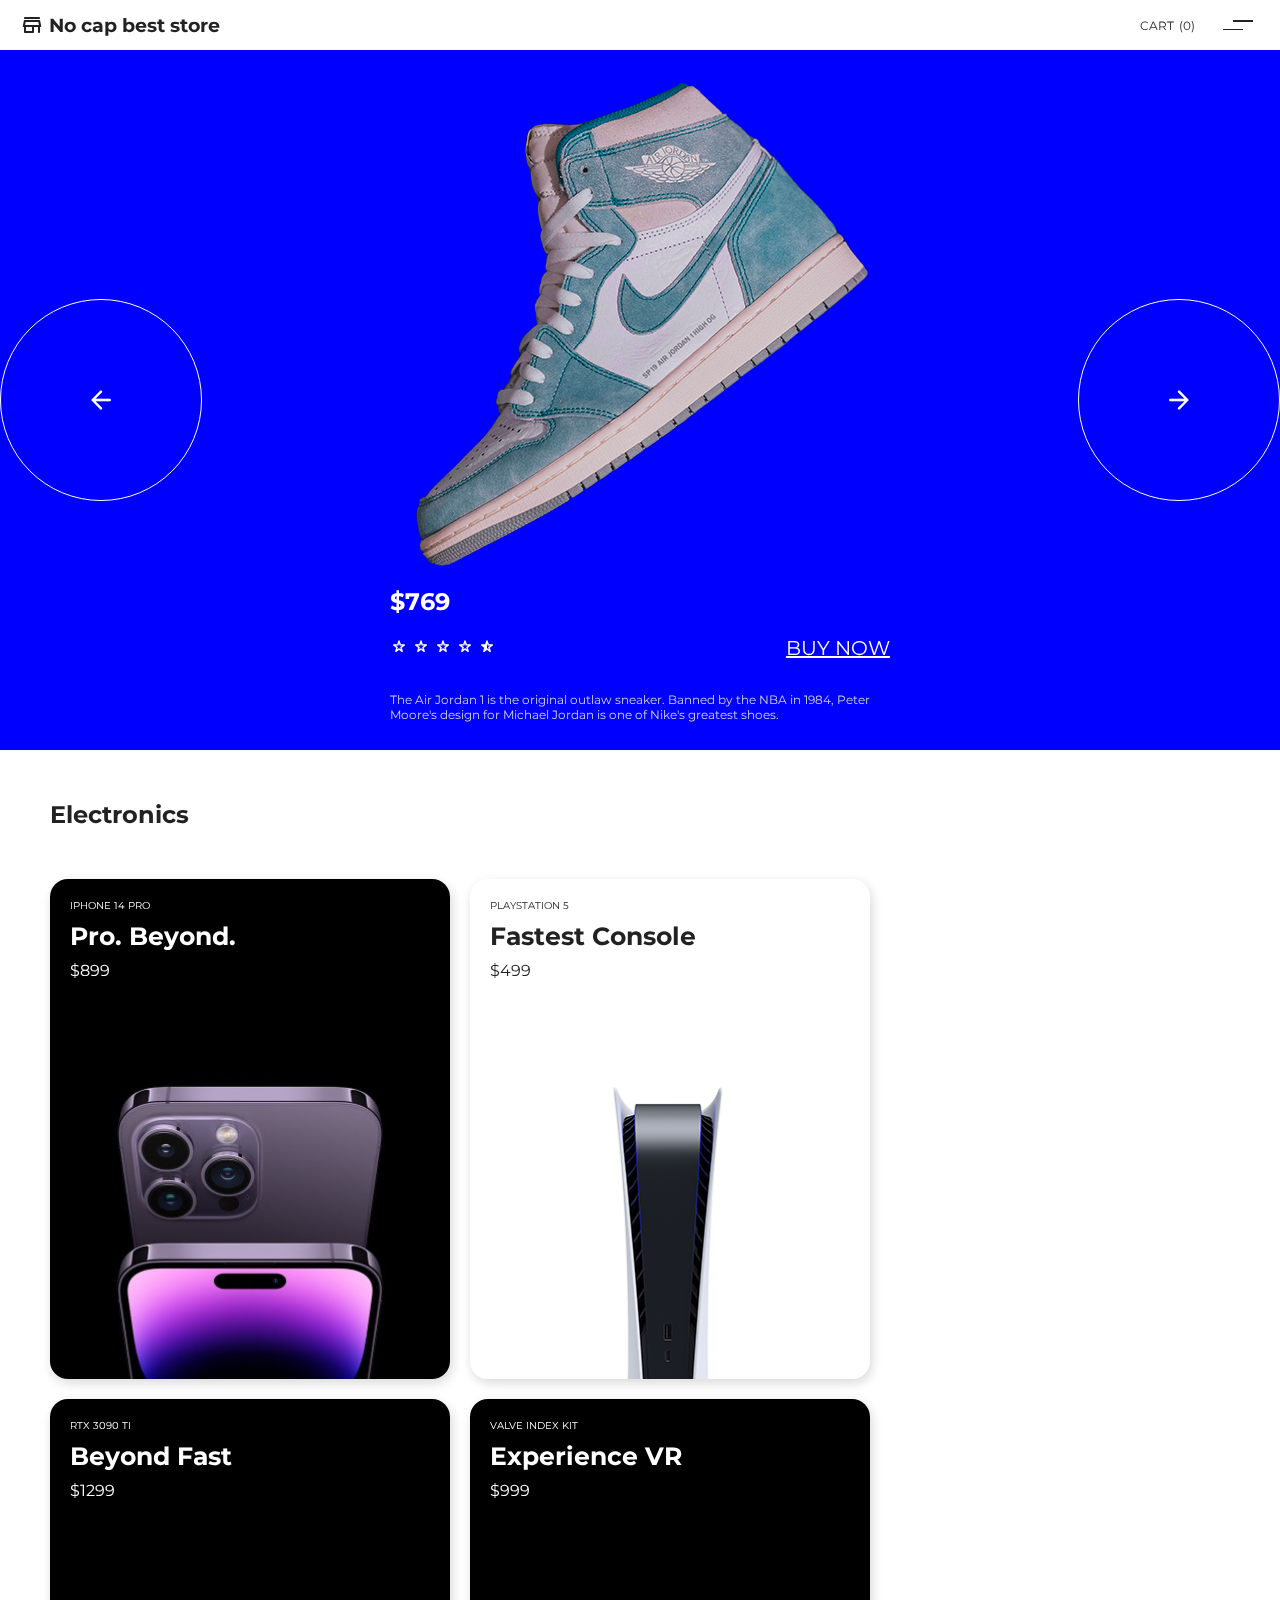
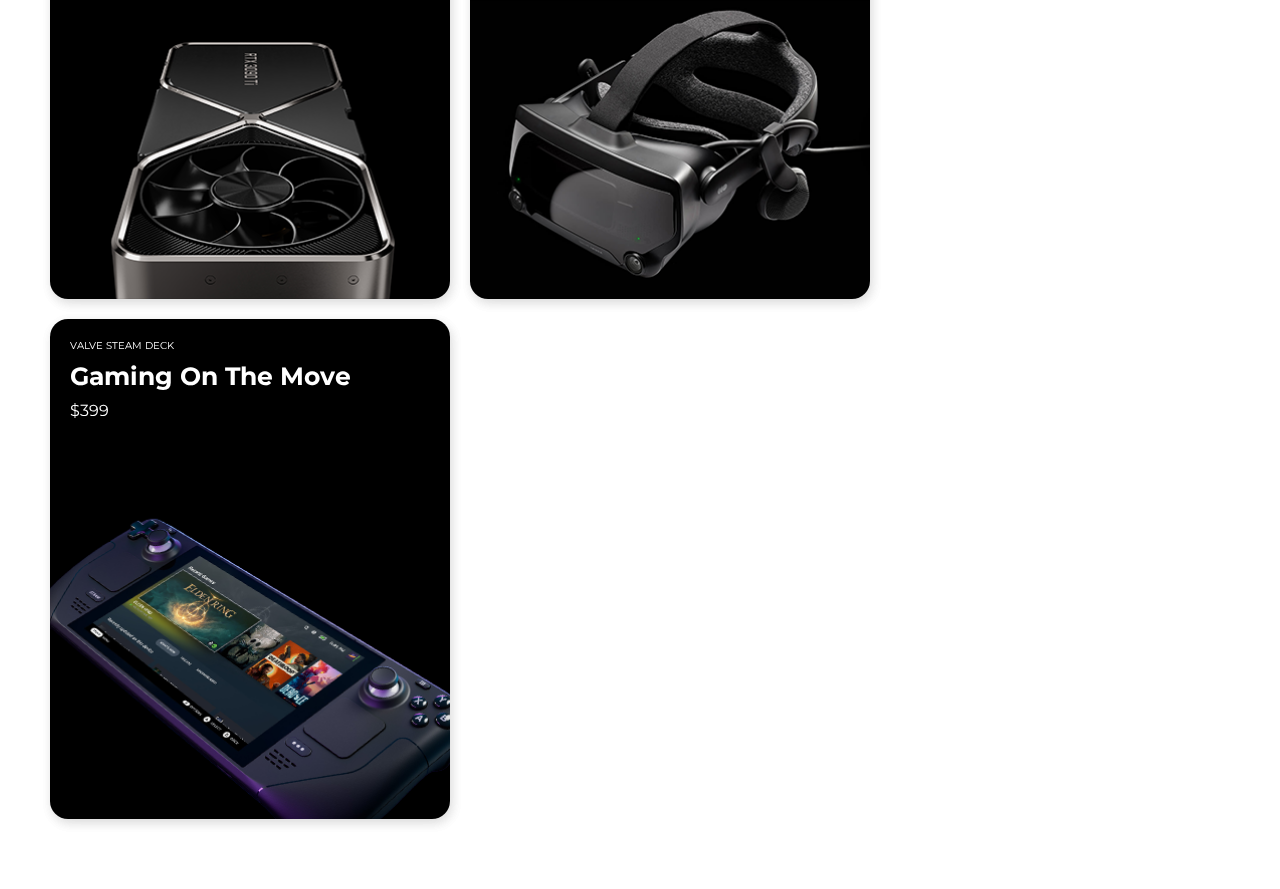
<file: index.html>
<!DOCTYPE html>
<html lang="en">
<head>
    <meta charset="UTF-8">
    <meta http-equiv="X-UA-Compatible" content="IE=edge">
    <meta name="viewport" content="width=device-width, initial-scale=1.0">
    <link rel="stylesheet" href="https://fonts.googleapis.com/css2?family=Material+Symbols+Rounded:opsz,wght,FILL,GRAD@48,400,0,0" />
    <link rel="stylesheet" href="https://fonts.googleapis.com/css?family=Montserrat">
    <link rel="stylesheet" href="css/store.css">
    <link rel="shortcut icon" href="pics/storeicon.png" type="image/x-icon">
    <script src="js/store.js"></script>
    <title>Store</title>
</head>
<body onload="checkCookie()">
<div class="navbar">
    <a href="#" class="link">
        <div class="title">
            <span class="material-symbols-rounded titleicon">store</span>
            <h3 class="titletext text">No cap best store</h3>
        </div>
    </a>
    <div class="catchline">
        <pre class="chatchlinetext text " id="scroll-text1">Best products for the best prices // Jordan 1 back in stock // 20% off on electronics // use cupon code #uwu to get 10% off your purchase*</pre>
    </div>
    <div class="buttons">
        <div class="cart" id="cart" onclick="openbuysite(this)">
            <p class="carttext text">CART</p>
            <p class="cartnum text">(0)</p>
        </div>
        <div class="menubtn" onclick="menu(this), openNav()">
            <div class="bar1"></div>
            <div class="bar2"></div>
        </div>
    </div>
</div>
<div class="sidenav">
    <pre class="text link">All products</pre>
    <p class="text link">Support</p>
    <p class="text link">Blog</p>
    <p class="text link">Socials</p>
    <div class="modeswitch">
        <span class="material-symbols-rounded modeswitchicon" onclick="dark()">light_mode</span>
    </div>
</div>
<div class="content" onclick="closeNav()">
    <div class="showcase" id="showcase">
        <div class="arrow-back" onmouseover="hidearrow(0)" onmouseleave="showarrow(0)">
            <span class="material-symbols-rounded arrowicon">arrow_back</span>
        </div>
        <div class="product">
            <img class="productimg" id="jordan1" src="pics/dzsurdan_small.png" alt="Jordan 1" onclick="openbuysite(this)">
            <div class="line1">
                <h2 class="price text">$769</h2>
            </div>
            <div class="line2">
                <div class="rating">
                    <span class="material-symbols-rounded filled ratingico">star_rate</span>
                    <span class="material-symbols-rounded filled ratingico">star_rate</span>
                    <span class="material-symbols-rounded filled ratingico">star_rate</span>
                    <span class="material-symbols-rounded filled ratingico">star_rate</span>
                    <span class="material-symbols-rounded ratingico">star_rate_half</span>
                </div>
                <p class="buybtn text" onclick="buynow()">BUY NOW</p>
            </div>
            <div class="line3">
                <p class="desciption text">The Air Jordan 1 is the original outlaw sneaker. Banned by the NBA in 1984, Peter Moore's design for Michael Jordan is one of Nike's greatest shoes.</p>
            </div>
        </div>
        <div class="arrow-forward" onmouseover="hidearrow(1)" onmouseleave="showarrow(1)">
            <span class="material-symbols-rounded arrowicon">arrow_forward</span>
        </div>
    </div>
    <div class="categories">
        <h2 class="categorietitle text">Electronics</h2>
        <div class="cards">
            <div class="card" id="iphone14" onclick="openbuysite(this)">
                <div class="productdetails">
                    <p class="productname text blk">IPHONE 14 PRO</p>
                    <p class="productdesc text blk">Pro. Beyond.</p>
                    <p class="productprice text blk">$899</p>
                </div>
                <img class="cardimg" src="pics/iphone_card.jpg" alt="">
            </div>
            <div class="card" id="ps5" onclick="openbuysite(this)">
                <div class="productdetails">
                    <p class="productname text whi">PLAYSTATION 5</p>
                    <p class="productdesc text whi">Fastest Console</p>
                    <p class="productprice text whi">$499</p>
                </div>
                <img class="cardimg" src="pics/ps5_card.png" alt="">
            </div>
            <div class="card" id="rtx3090" onclick="openbuysite(this)">
                <div class="productdetails">
                    <p class="productname text blk">RTX 3090 TI</p>
                    <p class="productdesc text blk">Beyond Fast</p>
                    <p class="productprice text blk">$1299</p>
                </div>
                <img class="cardimg" src="pics/rtx3090ti_card.png" alt="">
            </div>
            <div class="card" id="index" onclick="openbuysite(this)">
                <div class="productdetails">
                    <p class="productname text blk">VALVE INDEX KIT</p>
                    <p class="productdesc text blk">Experience VR</p>
                    <p class="productprice text blk">$999</p>
                </div>
                <img class="cardimg" src="pics/index_card.png" alt="">
            </div>
            <div class="card" id="deck" onclick="openbuysite(this)">
                <div class="productdetails">
                    <p class="productname text blk">VALVE STEAM DECK</p>
                    <p class="productdesc text blk">Gaming On The Move</p>
                    <p class="productprice text blk">$399</p>
                </div>
                <img class="cardimg" src="pics/steam_deck_card.png" alt="">
            </div>
        </div>
    </div>
</div>
</body>
</html>
</file>
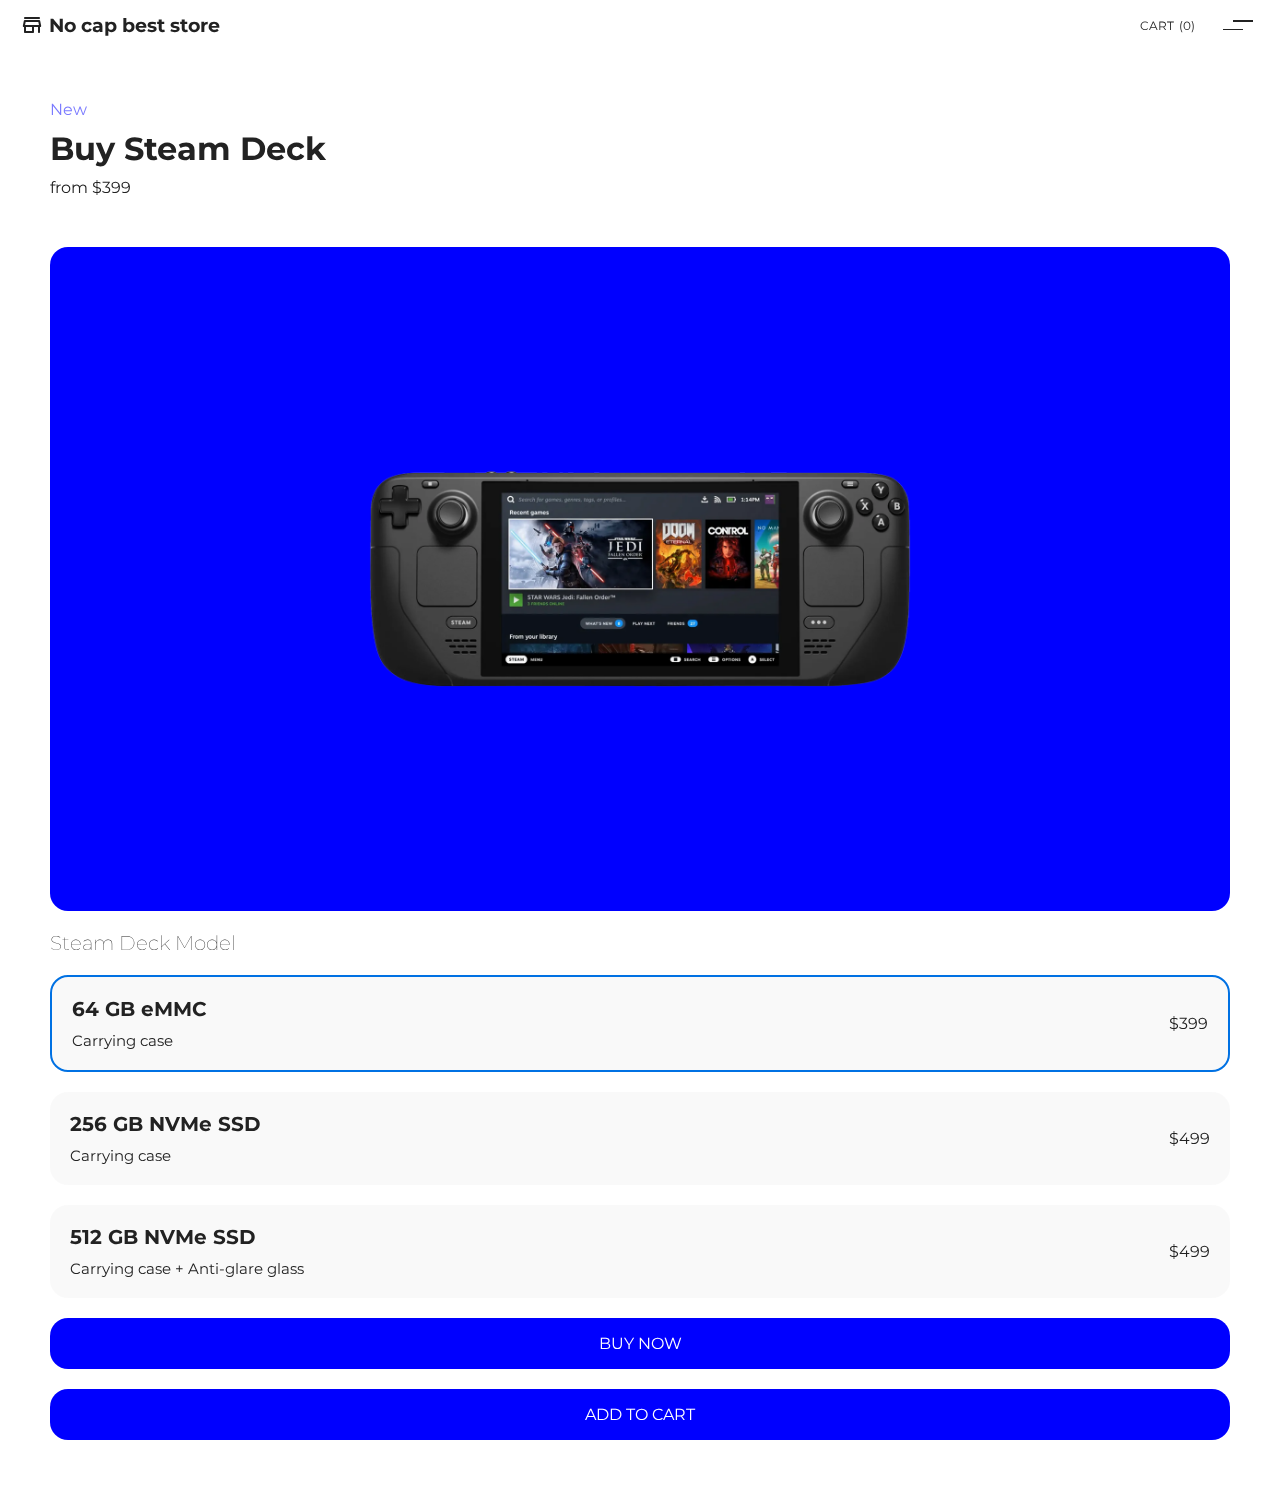
<file: html/buy-deck.html>
<!DOCTYPE html>
<html lang="en">
<head>
    <meta charset="UTF-8">
    <meta http-equiv="X-UA-Compatible" content="IE=edge">
    <meta name="viewport" content="width=device-width, initial-scale=1.0">
    <link rel="stylesheet" href="https://fonts.googleapis.com/css2?family=Material+Symbols+Rounded:opsz,wght,FILL,GRAD@48,400,0,0" />
    <link rel="stylesheet" href="https://fonts.googleapis.com/css?family=Montserrat">
    <link rel="stylesheet" href="../css/store.css">
    <link rel="shortcut icon" href="../pics/storeicon.png" type="image/x-icon">
    <title>Buy Steam Deck</title>
</head>
<body>
    <div class="navbar">
        <a href="../index.html" class="link">
            <div class="title">
                <span class="material-symbols-rounded titleicon">store</span>
                <h3 class="titletext text">No cap best store</h3>
            </div>
        </a>
        <div class="catchline">
            <pre class="chatchlinetext text " id="scroll-text1">Best products for the best prices // Jordan 1 back in stock // 20% off on electronics // use cupon code #uwu to get 10% off your purchase*</pre>
        </div>
        <div class="buttons">
            <div class="cart" id="cart" onclick="opencartsite(this)">
                <p class="carttext text">CART</p>
                <p class="cartnum text">(0)</p>
            </div>
            <div class="menubtn" onclick="menu(this), openNav()">
                <div class="bar1"></div>
                <div class="bar2"></div>
            </div>
        </div>
    </div>
    <div class="sidenav">
        <pre class="text link">All products</pre>
        <p class="text link">Support</p>
        <p class="text link">Blog</p>
        <p class="text link">Socials</p>
        <div class="modeswitch">
            <span class="material-symbols-rounded modeswitchicon" onclick="dark()">light_mode</span>
        </div>
    </div>
    <div class="buycontent">
        <div class="buytitle">
            <p class="newalert text">New</p>
            <h1 class="buytitletext text">Buy Steam Deck</h1>
            <p class="buyprice text">from $399</p>
        </div>
        <div class="buymain">
            <img class="buyimgmain" id="buyimgmain" src="../pics/deck_buy.png" alt="">
            <div class="buyselctioncontainer">
                <div class="buysizesection">
                    <p class="selecttitle text">Steam Deck Model</p>
                    <div class="select selected" id="gb64" onclick="deckselect(this)">
                        <div>
                            <p class="selectname text">64 GB eMMC</p>
                            <p class="selectsize text">Carrying case</p>
                        </div>
                        <div>
                            <p class="selectprice text">$399</p>
                        </div>
                    </div>
                    <div class="select" id="gb256" onclick="deckselect(this)">
                        <div>
                            <p class="selectname text">256 GB NVMe SSD</p>
                            <p class="selectsize text">Carrying case</p>
                        </div>
                        <div>
                            <p class="selectprice text">$499</p>
                        </div>
                    </div>
                    <div class="select" id="gb512" onclick="deckselect(this)">
                        <div>
                            <p class="selectname text">512 GB NVMe SSD</p>
                            <p class="selectsize text">Carrying case + Anti-glare glass</p>
                        </div>
                        <div>
                            <p class="selectprice text">$499</p>
                        </div>
                    </div>
                </div>
                <div class="buyoptions">
                    <div class="buybtn2">
                        <p class="buybtntext text">BUY NOW</p>
                    </div>
                    <div class="buybtn2">
                        <p class="buybtntext text">ADD TO CART</p>
                    </div>
                </div>
            </div>
        </div>
    </div>
    <script src="../js/store.js"></script>
</body>
</file>
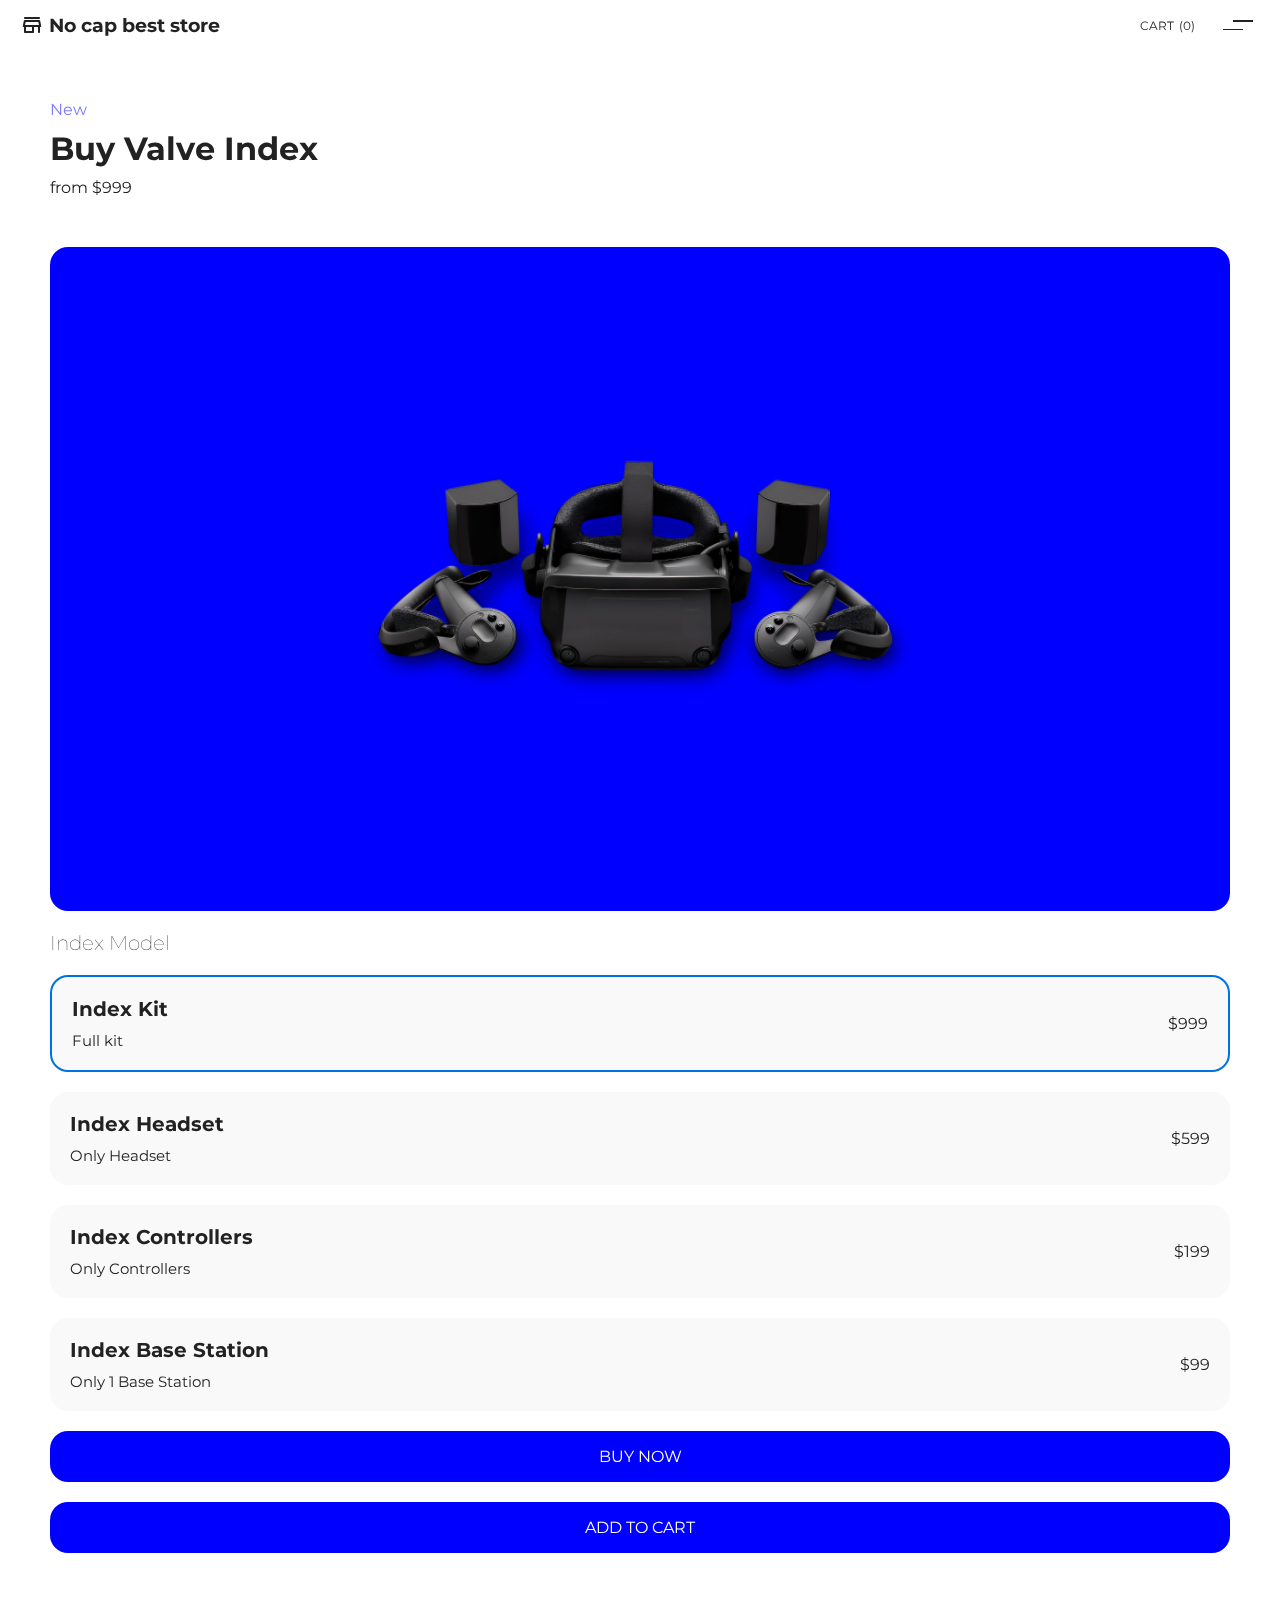
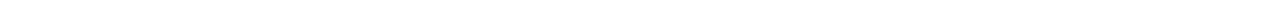
<file: html/buy-index.html>
<!DOCTYPE html>
<html lang="en">
<head>
    <meta charset="UTF-8">
    <meta http-equiv="X-UA-Compatible" content="IE=edge">
    <meta name="viewport" content="width=device-width, initial-scale=1.0">
    <link rel="stylesheet" href="https://fonts.googleapis.com/css2?family=Material+Symbols+Rounded:opsz,wght,FILL,GRAD@48,400,0,0" />
    <link rel="stylesheet" href="https://fonts.googleapis.com/css?family=Montserrat">
    <link rel="stylesheet" href="../css/store.css">
    <link rel="shortcut icon" href="../pics/storeicon.png" type="image/x-icon">
    <title>Buy Valve Index</title>
</head>
<body>
    <div class="navbar">
        <a href="../index.html" class="link">
            <div class="title">
                <span class="material-symbols-rounded titleicon">store</span>
                <h3 class="titletext text">No cap best store</h3>
            </div>
        </a>
        <div class="catchline">
            <pre class="chatchlinetext text " id="scroll-text1">Best products for the best prices // Jordan 1 back in stock // 20% off on electronics // use cupon code #uwu to get 10% off your purchase*</pre>
        </div>
        <div class="buttons">
            <div class="cart" id="cart" onclick="opencartsite(this)">
                <p class="carttext text">CART</p>
                <p class="cartnum text">(0)</p>
            </div>
            <div class="menubtn" onclick="menu(this), openNav()">
                <div class="bar1"></div>
                <div class="bar2"></div>
            </div>
        </div>
    </div>
    <div class="sidenav">
        <pre class="text link">All products</pre>
        <p class="text link">Support</p>
        <p class="text link">Blog</p>
        <p class="text link">Socials</p>
        <div class="modeswitch">
            <span class="material-symbols-rounded modeswitchicon" onclick="dark()">light_mode</span>
        </div>
    </div>
    <div class="buycontent">
        <div class="buytitle">
            <p class="newalert text">New</p>
            <h1 class="buytitletext text">Buy Valve Index</h1>
            <p class="buyprice text">from $999</p>
        </div>
        <div class="buymain">
            <img class="buyimgmain" id="buyimgmain" src="../pics/index_kit_buy.png" alt="">
            <div class="buyselctioncontainer">
                <div class="buysizesection">
                    <p class="selecttitle text">Index Model</p>
                    <div class="select selected" id="kit" onclick="indexselect(this)">
                        <div>
                            <p class="selectname text">Index Kit</p>
                            <p class="selectsize text">Full kit</p>
                        </div>
                        <div>
                            <p class="selectprice text">$999</p>
                        </div>
                    </div>
                    <div class="select" id="headset" onclick="indexselect(this)">
                        <div>
                            <p class="selectname text">Index Headset</p>
                            <p class="selectsize text">Only Headset</p>
                        </div>
                        <div>
                            <p class="selectprice text">$599</p>
                        </div>
                    </div>
                    <div class="select" id="controller" onclick="indexselect(this)">
                        <div>
                            <p class="selectname text">Index Controllers</p>
                            <p class="selectsize text">Only Controllers</p>
                        </div>
                        <div>
                            <p class="selectprice text">$199</p>
                        </div>
                    </div>
                    <div class="select" id="base" onclick="indexselect(this)">
                        <div>
                            <p class="selectname text">Index Base Station</p>
                            <p class="selectsize text">Only 1 Base Station</p>
                        </div>
                        <div>
                            <p class="selectprice text">$99</p>
                        </div>
                    </div>
                </div>
                <div class="buyoptions">
                    <div class="buybtn2">
                        <p class="buybtntext text">BUY NOW</p>
                    </div>
                    <div class="buybtn2">
                        <p class="buybtntext text">ADD TO CART</p>
                    </div>
                </div>
            </div>
        </div>
    </div>
    <script src="../js/store.js"></script>
</body>
</file>
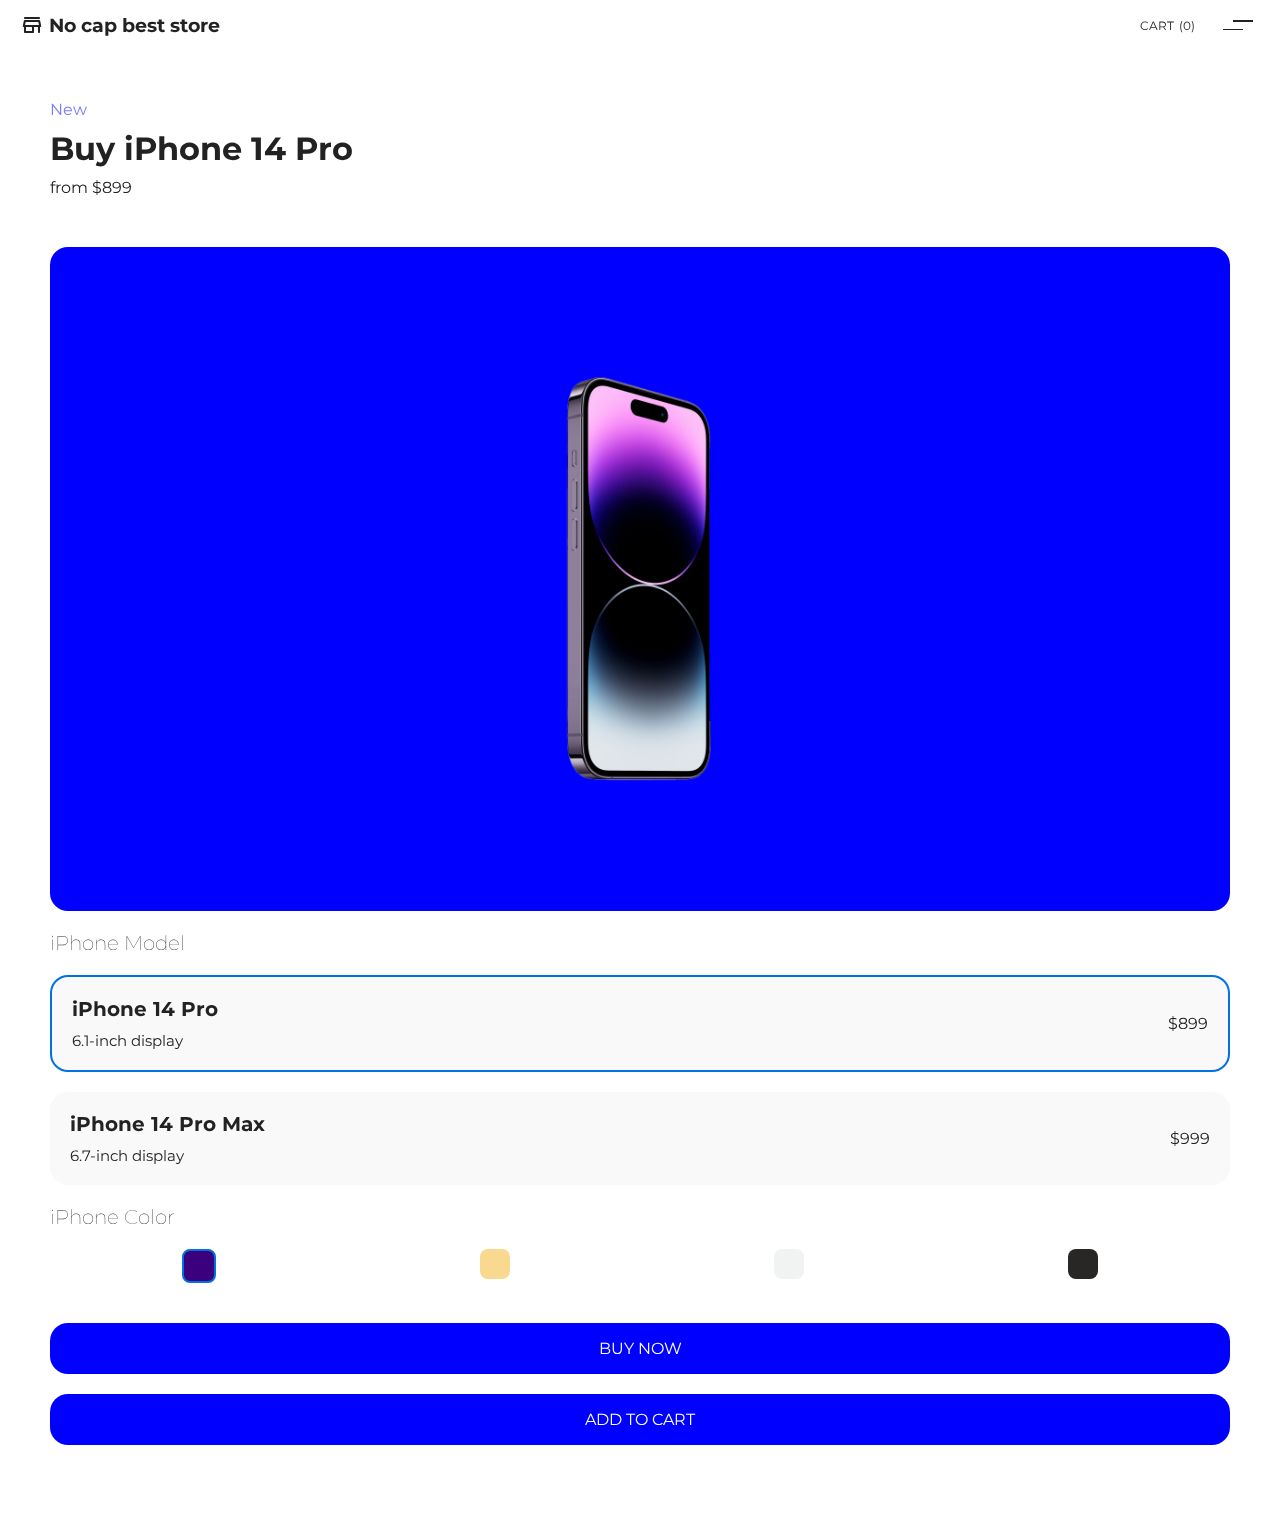
<file: html/buy-iphone14.html>
<!DOCTYPE html>
<html lang="en">
<head>
    <meta charset="UTF-8">
    <meta http-equiv="X-UA-Compatible" content="IE=edge">
    <meta name="viewport" content="width=device-width, initial-scale=1.0">
    <link rel="stylesheet" href="https://fonts.googleapis.com/css2?family=Material+Symbols+Rounded:opsz,wght,FILL,GRAD@48,400,0,0" />
    <link rel="stylesheet" href="https://fonts.googleapis.com/css?family=Montserrat">
    <link rel="stylesheet" href="../css/store.css">
    <link rel="shortcut icon" href="../pics/storeicon.png" type="image/x-icon">
    <title>Buy iPhone 14</title>
</head>
<body>
    <div class="navbar">
        <a href="../index.html" class="link">
            <div class="title">
                <span class="material-symbols-rounded titleicon">store</span>
                <h3 class="titletext text">No cap best store</h3>
            </div>
        </a>
        <div class="catchline">
            <pre class="chatchlinetext text " id="scroll-text1">Best products for the best prices // Jordan 1 back in stock // 20% off on electronics // use cupon code #uwu to get 10% off your purchase*</pre>
        </div>
        <div class="buttons">
            <div class="cart" id="cart" onclick="opencartsite(this)">
                <p class="carttext text">CART</p>
                <p class="cartnum text">(0)</p>
            </div>
            <div class="menubtn" onclick="menu(this), openNav()">
                <div class="bar1"></div>
                <div class="bar2"></div>
            </div>
        </div>
    </div>
    <div class="sidenav">
        <pre class="text link">All products</pre>
        <p class="text link">Support</p>
        <p class="text link">Blog</p>
        <p class="text link">Socials</p>
        <div class="modeswitch">
            <span class="material-symbols-rounded modeswitchicon" onclick="dark()">light_mode</span>
        </div>
    </div>
    <div class="buycontent">
        <div class="buytitle">
            <p class="newalert text">New</p>
            <h1 class="buytitletext text">Buy iPhone 14 Pro</h1>
            <p class="buyprice text">from $899</p>
        </div>
        <div class="buymain">
            <img class="buyimgmain" id="buyimgmain" src="../pics/iphone14_default_buy.png" alt="">
            <div class="buyselctioncontainer">
                <div class="buysizesection">
                    <p class="selecttitle text">iPhone Model</p>
                    <div class="select selected" id="pro" onclick="iphoneselect(this)">
                        <div>
                            <p class="selectname text">iPhone 14 Pro</p>
                            <p class="selectsize text">6.1-inch display</p>
                        </div>
                        <div>
                            <p class="selectprice text">$899</p>
                        </div>
                    </div>
                    <div class="select" id="promax" onclick="iphoneselect(this)">
                        <div>
                            <p class="selectname text">iPhone 14 Pro Max</p>
                            <p class="selectsize text">6.7-inch display</p>
                        </div>
                        <div>
                            <p class="selectprice text">$999</p>
                        </div>
                    </div>
                    <p class="selecttitle text">iPhone Color</p>
                    <div class="colorselectors">
                        <div class="colorselect selected" id="purple" onclick="iphoneselect(this)"></div>
                        <div class="colorselect" id="gold" onclick="iphoneselect(this)"></div>
                        <div class="colorselect" id="silver" onclick="iphoneselect(this)"></div>
                        <div class="colorselect" id="black" onclick="iphoneselect(this)"></div>
                    </div>
                </div>
                <div class="buyoptions">
                    <div class="buybtn2">
                        <p class="buybtntext text">BUY NOW</p>
                    </div>
                    <div class="buybtn2">
                        <p class="buybtntext text">ADD TO CART</p>
                    </div>
                </div>
            </div>
        </div>
    </div>
    <script src="../js/store.js"></script>
</body>
</file>
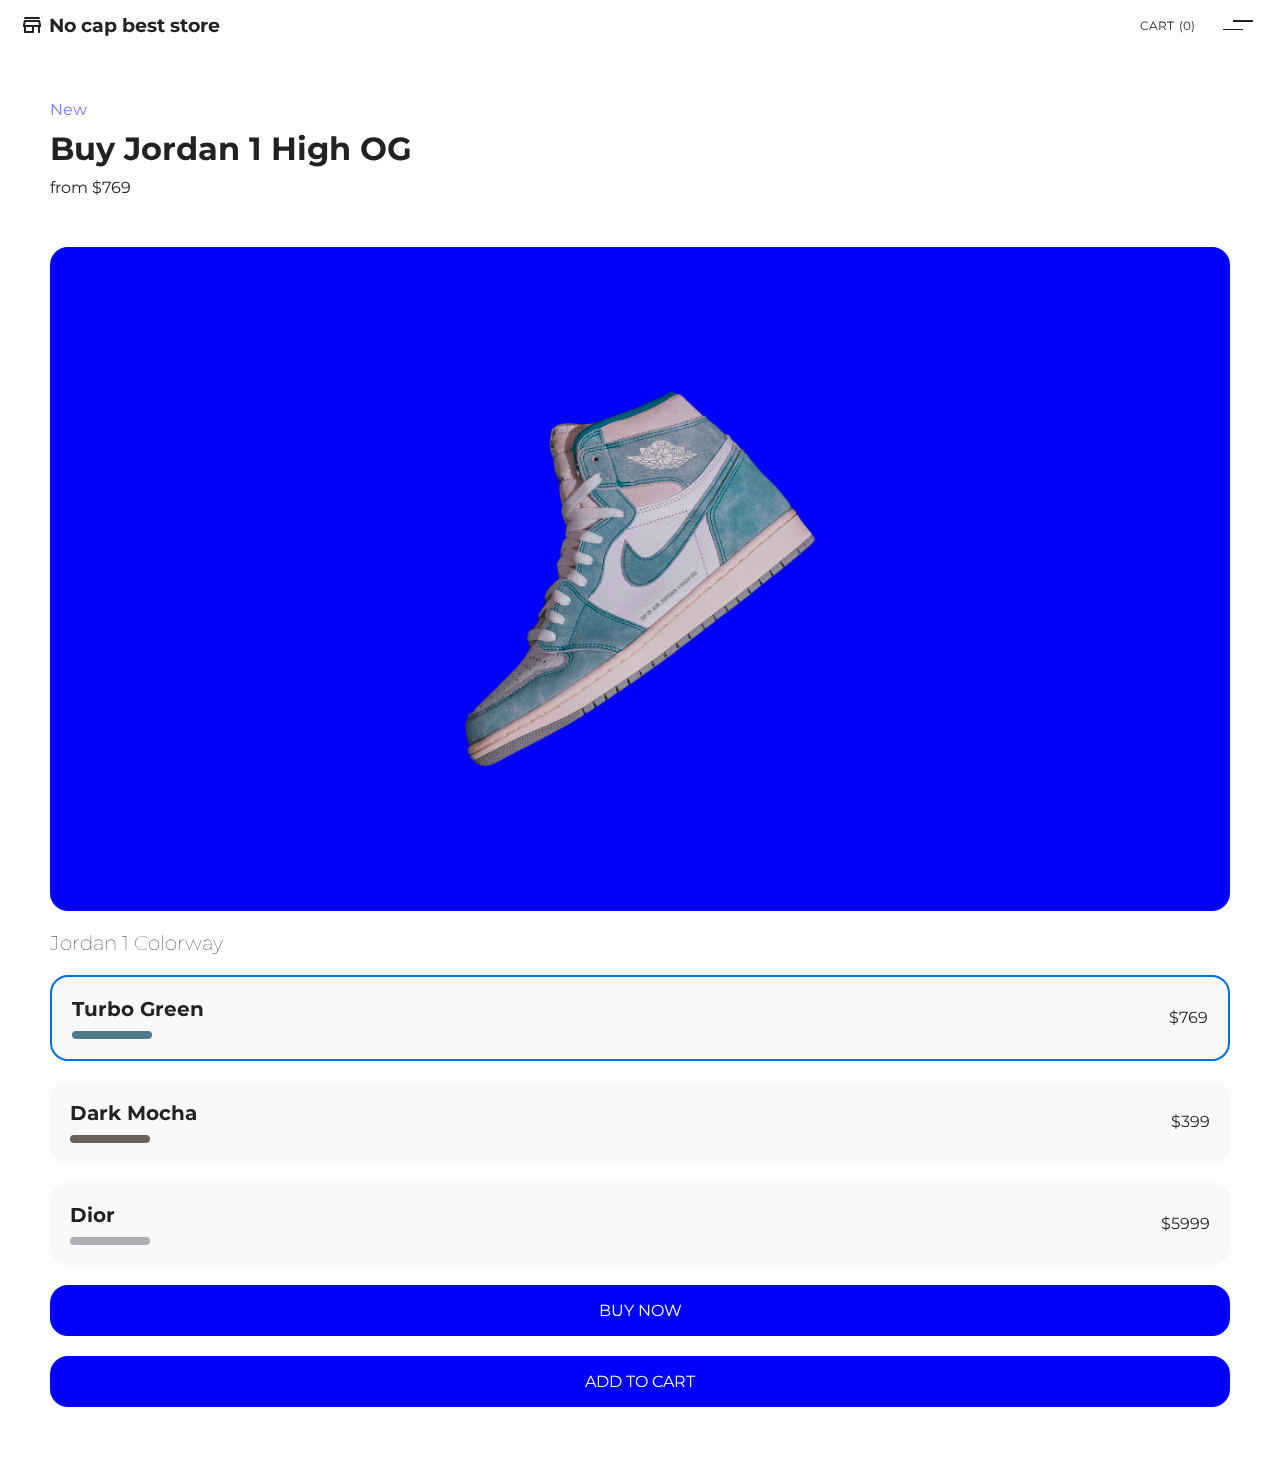
<file: html/buy-jordan1.html>
<!DOCTYPE html>
<html lang="en">
<head>
    <meta charset="UTF-8">
    <meta http-equiv="X-UA-Compatible" content="IE=edge">
    <meta name="viewport" content="width=device-width, initial-scale=1.0">
    <link rel="stylesheet" href="https://fonts.googleapis.com/css2?family=Material+Symbols+Rounded:opsz,wght,FILL,GRAD@48,400,0,0" />
    <link rel="stylesheet" href="https://fonts.googleapis.com/css?family=Montserrat">
    <link rel="stylesheet" href="../css/store.css">
    <link rel="shortcut icon" href="../pics/storeicon.png" type="image/x-icon">
    <title>Buy Jordan 1</title>
</head>
<body>
    <div class="navbar">
        <a href="../index.html" class="link">
            <div class="title">
                <span class="material-symbols-rounded titleicon">store</span>
                <h3 class="titletext text">No cap best store</h3>
            </div>
        </a>
        <div class="catchline">
            <pre class="chatchlinetext text " id="scroll-text1">Best products for the best prices // Jordan 1 back in stock // 20% off on electronics // use cupon code #uwu to get 10% off your purchase*</pre>
        </div>
        <div class="buttons">
            <div class="cart" id="cart" onclick="opencartsite(this)">
                <p class="carttext text">CART</p>
                <p class="cartnum text">(0)</p>
            </div>
            <div class="menubtn" onclick="menu(this), openNav()">
                <div class="bar1"></div>
                <div class="bar2"></div>
            </div>
        </div>
    </div>
    <div class="sidenav">
        <pre class="text link">All products</pre>
        <p class="text link">Support</p>
        <p class="text link">Blog</p>
        <p class="text link">Socials</p>
        <div class="modeswitch">
            <span class="material-symbols-rounded modeswitchicon" onclick="dark()">light_mode</span>
        </div>
    </div>
    <div class="buycontent">
        <div class="buytitle">
            <p class="newalert text">New</p>
            <h1 class="buytitletext text">Buy Jordan 1 High OG</h1>
            <p class="buyprice text">from $769</p>
        </div>
        <div class="buymain">
            <img class="buyimgmain" id="buyimgmain" src="../pics/jordan_blue_buy.png" alt="">
            <div class="buyselctioncontainer">
                <div class="buysizesection">
                    <p class="selecttitle text">Jordan 1 Colorway</p>
                    <div class="select selected" id="turbo" onclick="jordanselect(this)">
                        <div>
                            <p class="selectname text">Turbo Green</p>
                            <div class="colorway" id="green"></div>
                        </div>
                        <div>
                            <p class="selectprice text">$769</p>
                        </div>
                    </div>
                    <div class="select" id="goofy" onclick="jordanselect(this)">
                        <div>
                            <p class="selectname text">Dark Mocha</p>
                            <div class="colorway" id="brown"></div>
                        </div>
                        <div>
                            <p class="selectprice text">$399</p>
                        </div>
                    </div>
                    <div class="select" id="dioor" onclick="jordanselect(this)">
                        <div>
                            <p class="selectname text">Dior</p>
                            <div class="colorway" id="dior"></div>
                        </div>
                        <div>
                            <p class="selectprice text">$5999</p>
                        </div>
                    </div>
                </div>
                <div class="buyoptions">
                    <div class="buybtn2">
                        <p class="buybtntext text">BUY NOW</p>
                    </div>
                    <div class="buybtn2">
                        <p class="buybtntext text">ADD TO CART</p>
                    </div>
                </div>
            </div>
        </div>
    </div>
    <script src="../js/store.js"></script>
</body>
</file>
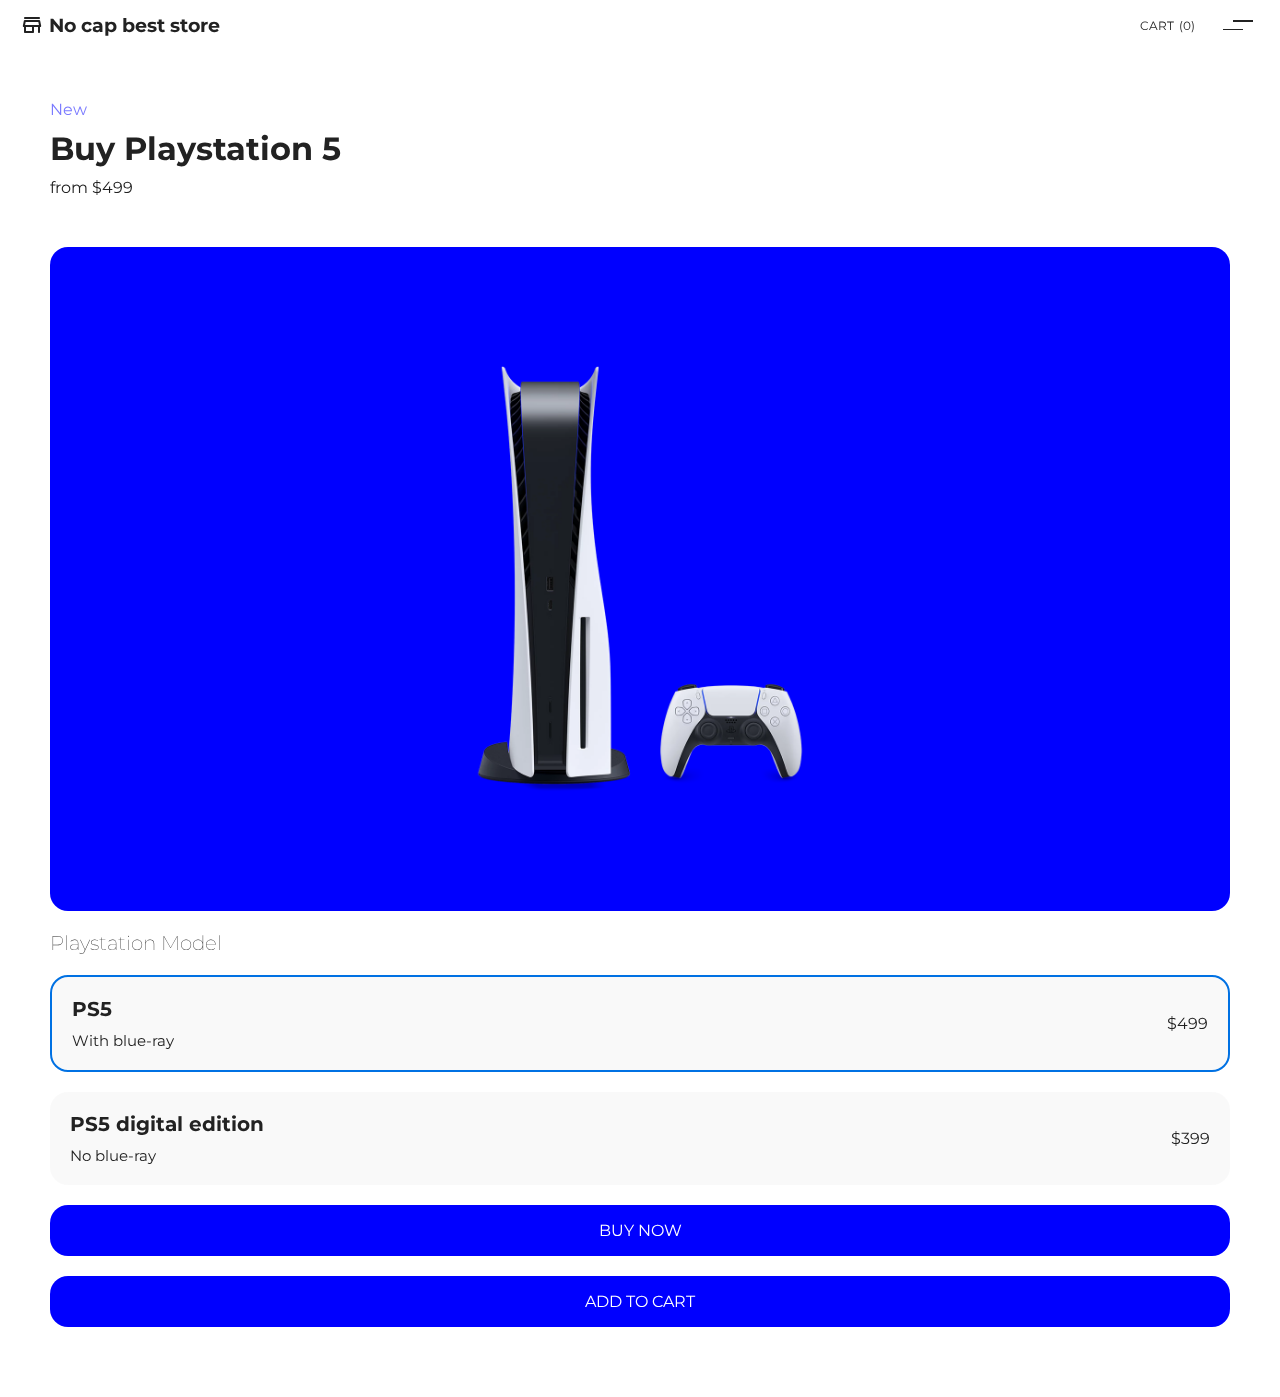
<file: html/buy-playstation5.html>
<!DOCTYPE html>
<html lang="en">
<head>
    <meta charset="UTF-8">
    <meta http-equiv="X-UA-Compatible" content="IE=edge">
    <meta name="viewport" content="width=device-width, initial-scale=1.0">
    <link rel="stylesheet" href="https://fonts.googleapis.com/css2?family=Material+Symbols+Rounded:opsz,wght,FILL,GRAD@48,400,0,0" />
    <link rel="stylesheet" href="https://fonts.googleapis.com/css?family=Montserrat">
    <link rel="stylesheet" href="../css/store.css">
    <link rel="shortcut icon" href="../pics/storeicon.png" type="image/x-icon">
    <title>Buy Playstation 5</title>
</head>
<body>
    <div class="navbar">
        <a href="../index.html" class="link">
            <div class="title">
                <span class="material-symbols-rounded titleicon">store</span>
                <h3 class="titletext text">No cap best store</h3>
            </div>
        </a>
        <div class="catchline">
            <pre class="chatchlinetext text " id="scroll-text1">Best products for the best prices // Jordan 1 back in stock // 20% off on electronics // use cupon code #uwu to get 10% off your purchase*</pre>
        </div>
        <div class="buttons">
            <div class="cart" id="cart" onclick="opencartsite(this)">
                <p class="carttext text">CART</p>
                <p class="cartnum text">(0)</p>
            </div>
            <div class="menubtn" onclick="menu(this), openNav()">
                <div class="bar1"></div>
                <div class="bar2"></div>
            </div>
        </div>
    </div>
    <div class="sidenav">
        <pre class="text link">All products</pre>
        <p class="text link">Support</p>
        <p class="text link">Blog</p>
        <p class="text link">Socials</p>
        <div class="modeswitch">
            <span class="material-symbols-rounded modeswitchicon" onclick="dark()">light_mode</span>
        </div>
    </div>
    <div class="buycontent">
        <div class="buytitle">
            <p class="newalert text">New</p>
            <h1 class="buytitletext text">Buy Playstation 5</h1>
            <p class="buyprice text">from $499</p>
        </div>
        <div class="buymain">
            <img class="buyimgmain" id="buyimgmain" src="../pics/ps5_buy.png" alt="">
            <div class="buyselctioncontainer">
                <div class="buysizesection">
                    <p class="selecttitle text">Playstation Model</p>
                    <div class="select selected" id="ps5" onclick="ps5select(this)">
                        <div>
                            <p class="selectname text">PS5</p>
                            <p class="selectsize text">With blue-ray</p>
                        </div>
                        <div>
                            <p class="selectprice text">$499</p>
                        </div>
                    </div>
                    <div class="select" id="digital" onclick="ps5select(this)">
                        <div>
                            <p class="selectname text">PS5 digital edition</p>
                            <p class="selectsize text">No blue-ray</p>
                        </div>
                        <div>
                            <p class="selectprice text">$399</p>
                        </div>
                    </div>
                </div>
                <div class="buyoptions">
                    <div class="buybtn2">
                        <p class="buybtntext text">BUY NOW</p>
                    </div>
                    <div class="buybtn2">
                        <p class="buybtntext text">ADD TO CART</p>
                    </div>
                </div>
            </div>
        </div>
    </div>
    <script src="../js/store.js"></script>
</body>
</file>
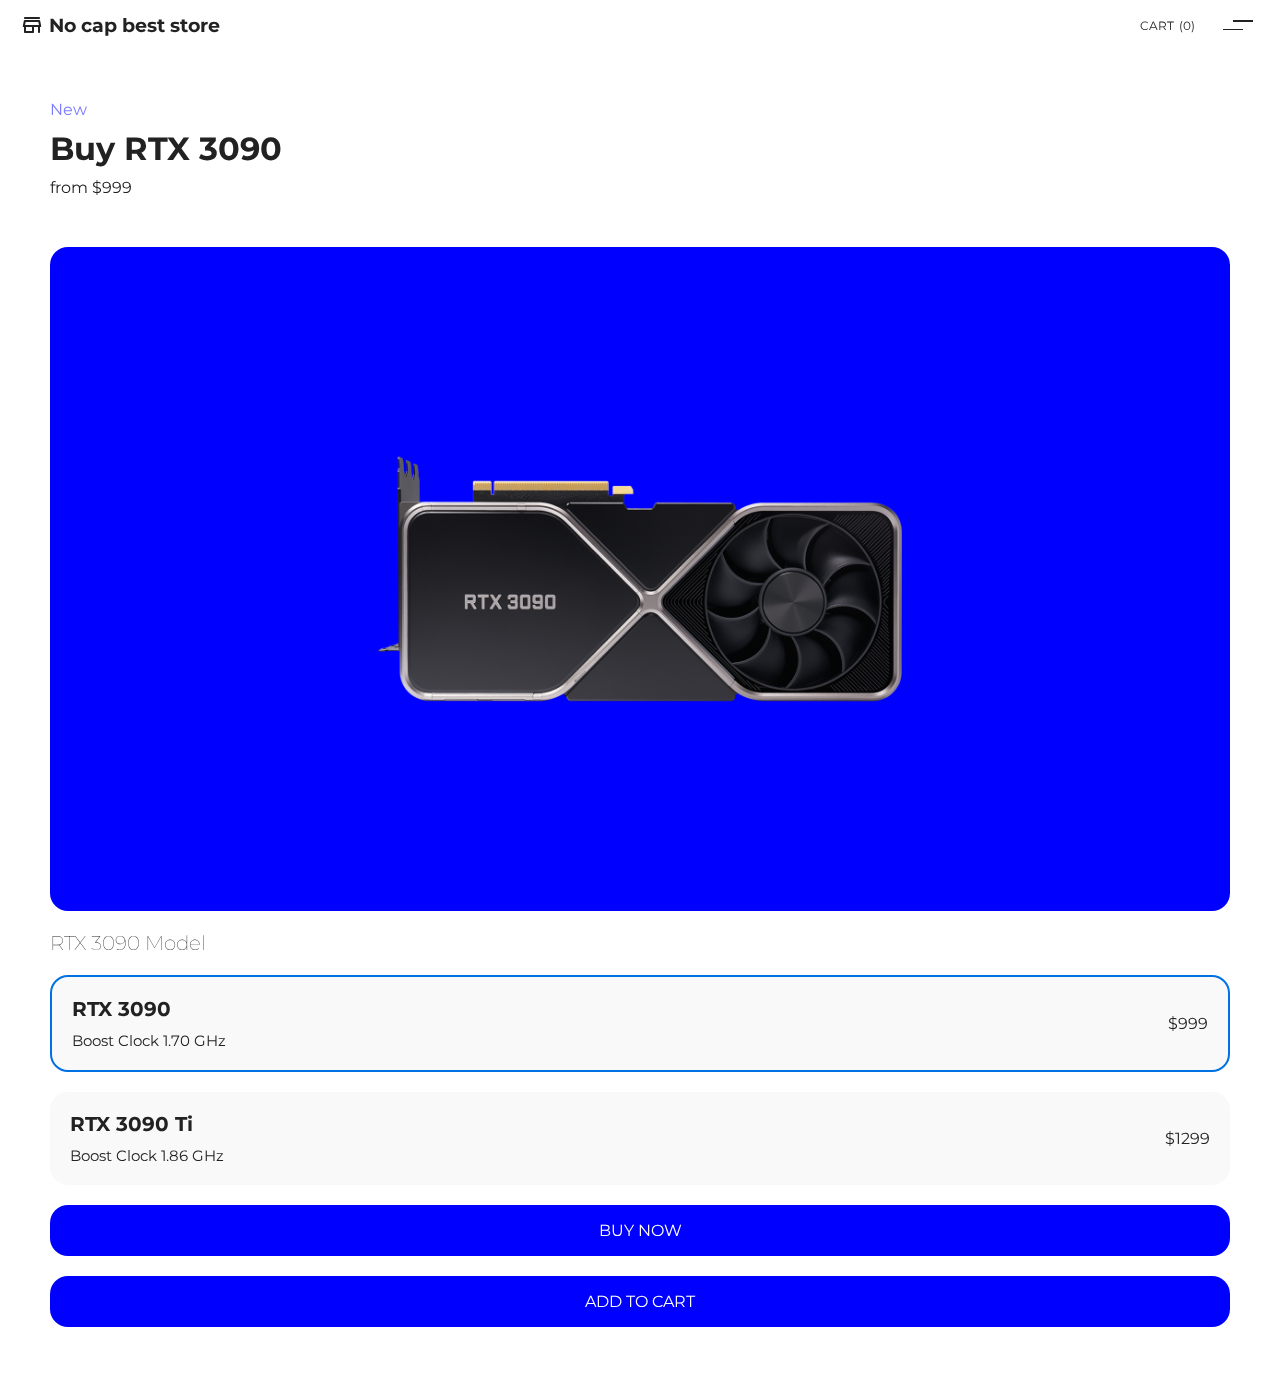
<file: html/buy-rtx3090.html>
<!DOCTYPE html>
<html lang="en">
<head>
    <meta charset="UTF-8">
    <meta http-equiv="X-UA-Compatible" content="IE=edge">
    <meta name="viewport" content="width=device-width, initial-scale=1.0">
    <link rel="stylesheet" href="https://fonts.googleapis.com/css2?family=Material+Symbols+Rounded:opsz,wght,FILL,GRAD@48,400,0,0" />
    <link rel="stylesheet" href="https://fonts.googleapis.com/css?family=Montserrat">
    <link rel="stylesheet" href="../css/store.css">
    <link rel="shortcut icon" href="../pics/storeicon.png" type="image/x-icon">
    <title>Buy RTX 3090</title>
</head>
<body>
    <div class="navbar">
        <a href="../index.html" class="link">
            <div class="title">
                <span class="material-symbols-rounded titleicon">store</span>
                <h3 class="titletext text">No cap best store</h3>
            </div>
        </a>
        <div class="catchline">
            <pre class="chatchlinetext text " id="scroll-text1">Best products for the best prices // Jordan 1 back in stock // 20% off on electronics // use cupon code #uwu to get 10% off your purchase*</pre>
        </div>
        <div class="buttons">
            <div class="cart" id="cart" onclick="opencartsite(this)">
                <p class="carttext text">CART</p>
                <p class="cartnum text">(0)</p>
            </div>
            <div class="menubtn" onclick="menu(this), openNav()">
                <div class="bar1"></div>
                <div class="bar2"></div>
            </div>
        </div>
    </div>
    <div class="sidenav">
        <pre class="text link">All products</pre>
        <p class="text link">Support</p>
        <p class="text link">Blog</p>
        <p class="text link">Socials</p>
        <div class="modeswitch">
            <span class="material-symbols-rounded modeswitchicon" onclick="dark()">light_mode</span>
        </div>
    </div>
    <div class="buycontent">
        <div class="buytitle">
            <p class="newalert text">New</p>
            <h1 class="buytitletext text">Buy RTX 3090</h1>
            <p class="buyprice text">from $999</p>
        </div>
        <div class="buymain">
            <img class="buyimgmain" src="../pics/rtx3090_buy.png" alt="">
            <div class="buyselctioncontainer">
                <div class="buysizesection">
                    <p class="selecttitle text">RTX 3090 Model</p>
                    <div class="select selected" id="rtx" onclick="rtx3090select(this)">
                        <div>
                            <p class="selectname text">RTX 3090</p>
                            <p class="selectsize text">Boost Clock 1.70 GHz</p>
                        </div>
                        <div>
                            <p class="selectprice text">$999</p>
                        </div>
                    </div>
                    <div class="select" id="ti" onclick="rtx3090select(this)">
                        <div>
                            <p class="selectname text">RTX 3090 Ti</p>
                            <p class="selectsize text">Boost Clock 1.86 GHz</p>
                        </div>
                        <div>
                            <p class="selectprice text">$1299</p>
                        </div>
                    </div>
                </div>
                <div class="buyoptions">
                    <div class="buybtn2">
                        <p class="buybtntext text">BUY NOW</p>
                    </div>
                    <div class="buybtn2">
                        <p class="buybtntext text">ADD TO CART</p>
                    </div>
                </div>
            </div>
        </div>
    </div>
    <script src="../js/store.js"></script>
</body>
</file>
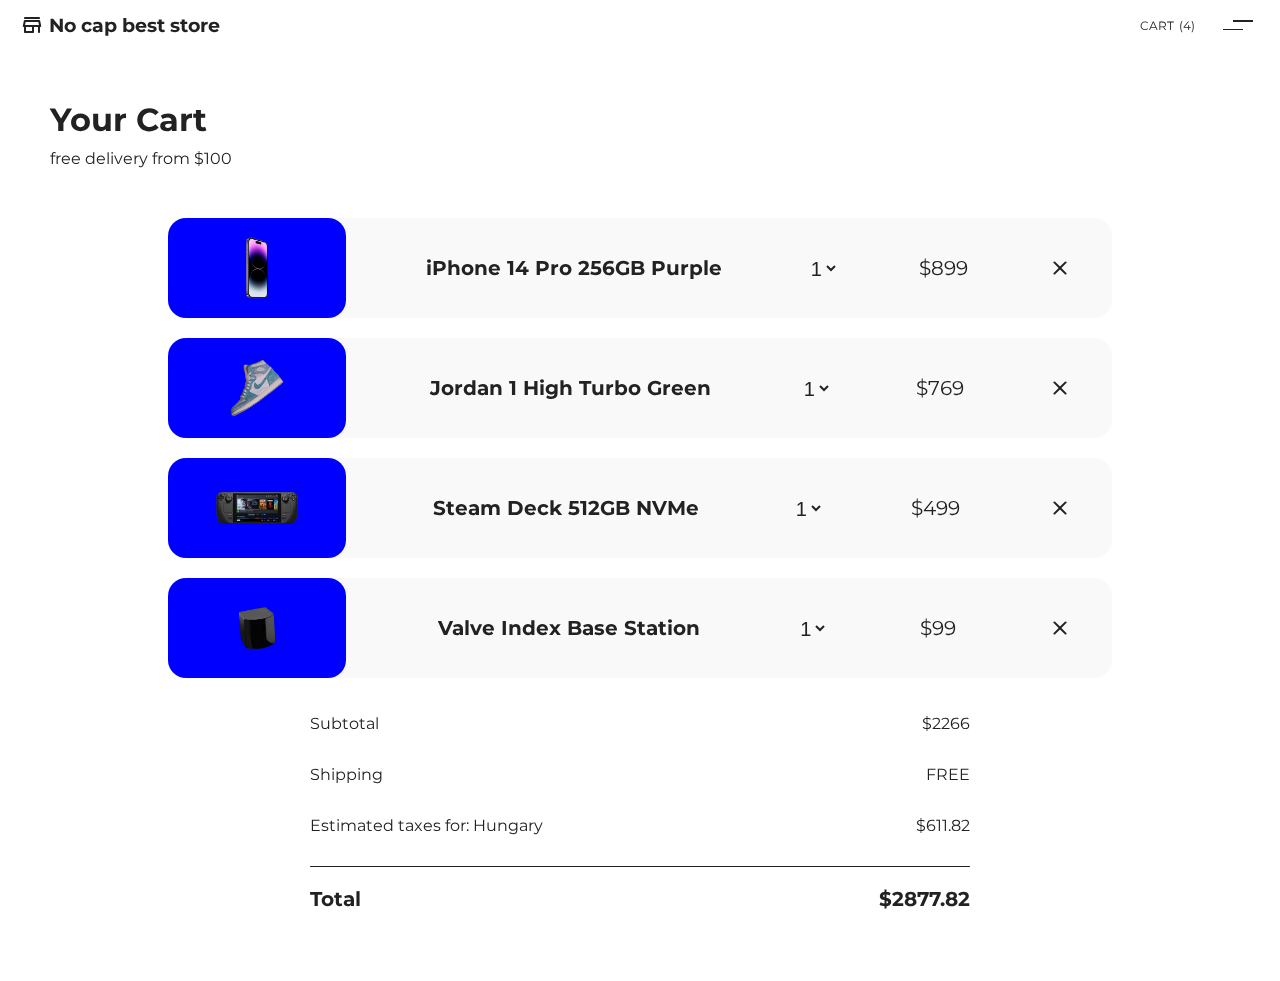
<file: html/cart.html>
<!DOCTYPE html>
<html lang="en">
<head>
    <meta charset="UTF-8">
    <meta http-equiv="X-UA-Compatible" content="IE=edge">
    <meta name="viewport" content="width=device-width, initial-scale=1.0">
    <link rel="stylesheet" href="https://fonts.googleapis.com/css2?family=Material+Symbols+Rounded:opsz,wght,FILL,GRAD@48,400,0,0" />
    <link rel="stylesheet" href="https://fonts.googleapis.com/css?family=Montserrat">
    <link rel="stylesheet" href="../css/store.css">
    <link rel="shortcut icon" href="../pics/storeicon.png" type="image/x-icon">
    <script src="../js/store.js"></script>
    <title>Cart</title>
</head>
<body onload="checkCookie(), cartcalc()">
<div class="navbar">
    <a href="../index.html" class="link">
        <div class="title">
            <span class="material-symbols-rounded titleicon">store</span>
            <h3 class="titletext text">No cap best store</h3>
        </div>
    </a>
    <div class="catchline">
        <pre class="chatchlinetext text " id="scroll-text1">Best products for the best prices // Jordan 1 back in stock // 20% off on electronics // use cupon code #uwu to get 10% off your purchase*</pre>
    </div>
    <div class="buttons">
        <div class="cart" id="cart" onclick="opencartsite(this)">
            <p class="carttext text">CART</p>
            <p class="cartnum text">(4)</p>
        </div>
        <div class="menubtn" onclick="menu(this), openNav()">
            <div class="bar1"></div>
            <div class="bar2"></div>
        </div>
    </div>
</div>
<div class="sidenav">
    <pre class="text link">All products</pre>
    <p class="text link">Support</p>
    <p class="text link">Blog</p>
    <p class="text link">Socials</p>
    <div class="modeswitch">
        <span class="material-symbols-rounded modeswitchicon" onclick="dark()">light_mode</span>
    </div>
</div>
<div class="cartcontent">
    <div class="buytitle">
        <h1 class="buytitletext text">Your Cart</h1>
        <p class="buyprice text">free delivery from $100</p>
    </div> 
    <div class="cartitemscontainer">
        <div class="cartitems">
            <div class="cartitem" id="1">
                <img src="../pics/iphone14_default_buy.png" alt="cartitemimg" class="cartitemimg">
                <p class="itemincartname text">iPhone 14 Pro 256GB Purple</p>
                <select name="amountofitem" class="amountofitem" id="amountofitem1" onchange="multiplier(this)">
                    <option value="1">1</option>
                    <option value="2">2</option>
                    <option value="3">3</option>
                    <option value="4">4</option>
                    <option value="5">5</option>
                </select>
                <p class="itemincartprice text" id="899">$899</p>
                <span class="material-symbols-rounded itemincartremove">close</span>
            </div>
            <div class="cartitem" id="2">
                <img src="../pics/jordan_blue_buy.png" alt="cartitemimg" class="cartitemimg">
                <p class="itemincartname text">Jordan 1 High Turbo Green</p>
                <select name="amountofitem" class="amountofitem" id="amountofitem2" onchange="multiplier(this)">
                    <option value="1">1</option>
                    <option value="2">2</option>
                    <option value="3">3</option>
                    <option value="4">4</option>
                    <option value="5">5</option>
                </select>
                <p class="itemincartprice text" id="769">$769</p>
                <span class="material-symbols-rounded itemincartremove">close</span>
            </div>
            <div class="cartitem" id="3">
                <img src="../pics/deck_buy.png" alt="cartitemimg" class="cartitemimg">
                <p class="itemincartname text">Steam Deck 512GB NVMe</p>
                <select name="amountofitem" class="amountofitem" id="amountofitem3" onchange="multiplier(this)">
                    <option value="1">1</option>
                    <option value="2">2</option>
                    <option value="3">3</option>
                    <option value="4">4</option>
                    <option value="5">5</option>
                </select>
                <p class="itemincartprice text" id="499">$499</p>
                <span class="material-symbols-rounded itemincartremove">close</span>
            </div>
            <div class="cartitem" id="4">
                <img src="../pics/index_base_station_buy.png" alt="cartitemimg" class="cartitemimg">
                <p class="itemincartname text">Valve Index Base Station</p>
                <select name="amountofitem" class="amountofitem" id="amountofitem4" onchange="multiplier(this)">
                    <option value="1">1</option>
                    <option value="2">2</option>
                    <option value="3">3</option>
                    <option value="4">4</option>
                    <option value="5">5</option>
                </select>
                <p class="itemincartprice text" id="99">$99</p>
                <span class="material-symbols-rounded itemincartremove">close</span>
            </div>
            <div class="totalpricecontainer">
                <div class="totalprice">
                    <div class="subtotal">
                        <p class="subtotaltext text">Subtotal</p>
                        <p class="subtotalnum text">$0</p>   
                    </div>
                    <div class="shipping">
                        <p class="shippingtext text">Shipping</p>
                        <p class="shippingnum text">FREE</p>
                    </div>
                    <div class="tax">
                        <p class="taxtext text">Estimated taxes for: Hungary</p>
                        <p class="taxnum text">27%</p> 
                    </div>
                    <div class="line"></div>
                    <div class="total">
                        <p class="totaltext text">Total</p>
                        <p class="totalnum text">$0</p>
                    </div>
                </div>
            </div>
        </div>
    </div>
</div>
</body>
</file>
<file: css/store.css>
body {
    --text-color: #222;
    --text-color-invered: #edf0f1;
    --bkg-color: #fff;
    --div-color: #f1f1f176;
    --solid-div-color: #f9f9f9;
    --blur-color:rgba(255, 255, 255, 0.8);
    --blur-color-inverted: rgba(0, 0, 0, 0.8);
    --icon: url(https://imgur.com/UJezcxA.png);
}

body.dark-theme {
    --text-color: #edf0f1;
    --text-color-invered: #222;
    --bkg-color: #121212;
    --div-color: #24252a76;
    --solid-div-color: #1b1b1d;
    --blur-color:rgba(0, 0, 0, 0.8);
    --blur-color-inverted: rgba(255, 255, 255, 0.8);
    --icon: url(https://i.imgur.com/qJkZvOO.png);
}
  
@media (prefers-color-scheme: dark){
    body {
        --text-color: #edf0f1;
        --text-color-invered: #222;
        --bkg-color: #121212;
        --div-color: #24252a76;
        --solid-div-color: #1b1b1d;
        --blur-color:rgba(0, 0, 0, 0.8);
        --blur-color-inverted: rgba(255, 255, 255, 0.8);
        --icon: url(https://i.imgur.com/qJkZvOO.png);
    }

    body.light-theme {
        --text-color: #222;
        --text-color-invered: #edf0f1;
        --bkg-color: #fff;
        --div-color: #f1f1f176;
        --solid-div-color: #f9f9f9;
        --blur-color:rgba(255, 255, 255, 0.8);
        --blur-color-inverted: rgba(0, 0, 0, 0.8);
        --icon: url(https://imgur.com/UJezcxA.png);
    }
}

@media only screen and (max-width : 790px){
    .catchline{
        display: none;
    }

    .showcase{
        width: 100%;
        height: 700px;
        background-color: blue;
        display: flex;
        justify-content: center;
        overflow-y: hidden;
        align-items: center;
    }
    
    .arrow-back{
        display: none;
    }

    .arrow-forward{
        display: none;
    }

    .productimg{
        width: 350px;
        height: auto;
    }

    .line2 {
        display: flex;
        align-items: center;
        justify-content: space-between;
    }

    .desciption {
        width: auto;
        font-size: 12px;
    }

    .product{
        width: 90%;
    }
}
@media only screen and (min-width : 790px){
    .showcase{
        width: 100%;
        height: 700px;
        background-color: blue;
        display: flex;
        align-items: center;
        justify-content: space-between;
        overflow-y: hidden;
    }
    
    .arrow-back{
        display: flex;
    }

    .arrow-forward{
        display: flex;
    }

    .desciption {
        width: 500px;
        font-size: 12px;
    }
}

@media only screen and (max-width : 1700px){
    .cards{
        flex-wrap: wrap;
    }

    .card{
        margin-bottom: 20px;
    }
}

body{
    background-color: var(--bkg-color);
    margin: 0px;
    overflow-x: hidden;
}

.text{
    font-family: Montserrat;
    color: var(--text-color);
    transition: color 0.3s ease 0s;
    -webkit-font-smoothing: antialiased;
}

.navbar{
    width: 100%;
    height: 50px;
    background-color: var(--blur-color);
    backdrop-filter: saturate(180%) blur(20px);
    -webkit-backdrop-filter: saturate(180%) blur(20px);
    display: flex;
    align-items: center;
    justify-content: space-between;
    z-index: 10;
    position: fixed;
    top: 0;
}

.content{
    margin-top: 50px;
}

.title{
    display: flex;
    flex-direction: row;
    align-items: center;
    justify-content: center;
    margin-left: 20px;
}

.titletext{
    font-family: Montserrat;
}

.titleicon{
    color: var(--text-color);
    margin-right: 5px;
    transition: color 0.3s ease 0s;
}

.catchline{
    width: 261px;
    height: 51.2px;
    overflow: hidden;
}

#scroll-text1 {
    transform: translateX(100%);

    animation: scroll-text1 15s linear infinite;
  }
  
  @keyframes scroll-text1{
    from {
      transform: translateX(100%);
    }
    to {
      transform: translateX(-420%);
    }
}
.buttons{
    display: flex;
    align-items: center;
    margin-right: 20px;
}

.cart{
    display: flex;
    font-size: 12px;
    margin-right: 15px;
    cursor: pointer;
    user-select: none;
}

.carttext{
    margin-right: 5px;
}

.modeswitch{
    cursor: pointer;
    user-select: none;
    height: 24px;
}

.modeswitchicon{
    color: var(--text-color);
    transition: color 0.3s ease 0s;
}

.menubtn{
    height: 24px;
    width: 35px;
    display: flex;
    flex-direction: column;
    justify-content: space-evenly;
    align-items: center;
    margin-left: 15px;
    cursor: pointer;
}

.bar1{
    width: 20px;
    height: 1.5px;
    background-color: var(--text-color);
    transition: 0.4s;
}

.bar2{
    width: 20px;
    height: 1.5px;
    background-color: var(--text-color);
    position: relative;
    left: -10px;
    transition: 0.4s;
}

.change .bar1 {
    transform: translate(0, 6px) rotate(-45deg);
}

.change .bar2 {
    transform: translate(0, -3px) rotate(45deg);
    left: 0px;
}

.sidenav{
    background-color: var(--blur-color);
    backdrop-filter: saturate(180%) blur(20px);
    -webkit-backdrop-filter: saturate(180%) blur(20px);
    height: 0px;
    width: 100%;
    position: fixed;
    z-index: 1;
    top: 50px;
    overflow: hidden;
    transition: 0.5s;
    display: flex;
    flex-direction: row;
    justify-content: space-evenly;
    align-items: center;
}

.open{
    height: 200px;
}

.link{
    cursor: pointer;
    text-decoration: none;
}

.productimg{
    cursor: pointer;
}

.arrow-back{
    width: 200px;
    height: 200px;
    min-width: 100px;
    min-height: 100px;
    align-items: center;
    justify-content: center;
    border-radius: 200px;
    border-style: solid;
    border-width: 1px;
    border-color: white;
    transition: 0.5s;
    cursor: pointer;
}

.arrow-back:hover{
    background-color: white;
}

.arrowicon{
    color: white;
    font-size: 30px;
    cursor: pointer;
}

.arrow-forward{
    width: 200px;
    height: 200px;
    min-width: 100px;
    min-height: 100px;
    align-items: center;
    justify-content: center;
    border-radius: 200px;
    border-style: solid;
    border-width: 1px;
    border-color: white;
    position: relative;
    overflow-y: hidden;
    transition: 0.5s;
    cursor: pointer;
}

.arrow-forward:hover{
    background-color: white;
}

.price{
    color: white;
    margin: 0px;
}

.rating{
    color: white;
}

.ratingico{
    font-size: 18px;
}

.buybtn{
    font-size: 20px;
    text-decoration: underline;
    color: white;
    cursor: pointer;
}

.desciption{
    color: lightgray;
}

.line2{
    display: flex;
    align-items: center;
    justify-content: space-between;
}

.categories{
    padding: 50px;
}

.categorietitle{
    margin: 0px;
    margin-bottom: 50px;
}

.cards{
    display: flex;
}

.card{
    width: 400px;
    height: 500px;
    min-width: 300px;
    margin-right: 20px;
    border-radius: 18px;
    background-color: var(--div-color);
    box-shadow: 2px 4px 12px rgb(0 0 0 / 8%);
    transition: all .3s cubic-bezier(0,0,.5,1);
    white-space: normal;
    cursor: pointer;
}

.card:hover{
    transform: scale(1.02);
}

.cardimg{
    width: 100%;
    height: 100%;
    -o-object-fit: cover;
    object-fit: cover;
    display: block;
    border-radius: 18px;
    box-shadow: 2px 4px 12px rgb(0 0 0 / 8%);
}

.productdetails{
    position: absolute;
    padding: 20px;
}

.productname{
    font-size: 10px;
    margin: 0px;
    margin-bottom: 9px;
}

.productdesc{
    font-size: 25px;
    font-weight: bold;
    margin: 0px;
}

.productprice{
    margin: 0px;
    margin-top: 10px;
}

.blk{
    color: white;
}

.whi{
    color: #222;
}

/* buying page */
@media only screen and (max-width : 1600px){
    .buyselctioncontainer{
        width: 100%;
    }
}
@media only screen and (min-width : 1600px){
    .buyselctioncontainer{
        width: 20%;
    }
}

.buycontent{
    padding: 50px;
    margin-top: 50px;
}

.buytitle{
    display: flex;
    flex-direction: column;
}

.newalert{
    color: rgb(123, 123, 255);
    margin: 0px;
    margin-bottom: 10px;
}

.buytitletext{
    margin: 0px;
}

.buyprice{
    margin: 0px;
    margin-top: 10px;
}

.buyimgmain{
    height: 100%;
    width: 100%;
    max-width: 1200px;
    border-radius: 18px;
    transition-property: opacity;
    transition-timing-function: ease-in-out;
    transition-duration: .4s;
}

.buymain{
    margin-top: 50px;
    display: flex;
    justify-content: space-around;
    flex-wrap: wrap;
}

.buyselctioncontainer{
    display: flex;
    justify-content: center;
    flex-direction: column;
    align-items: center;
}

.buysizesection{
    width: 100%;
}

.selecttitle{
    font-size: 20px;
    font-weight: 100;
}

.select{
    margin: 0px;
    border-radius: 18px;
    background-color: var(--div-color);
    display: flex;
    align-items: center;
    padding: 20px;
    margin-bottom: 20px;
    justify-content: space-between;
    cursor: pointer;
}

.selectname{
    margin: 0px;
    font-size: 20px;
    font-weight: bold;
}

.selectsize{
    margin: 0px;
    font-size: 15px;
    margin-top: 10px;
}

.selectprice{
    margin: 0px;
}

.colorselectors{
    display: flex;
    justify-content: space-around;
}

.colorselect{
    border-radius: 8px;
    width: 30px;
    height: 30px;
    cursor: pointer;
    margin-bottom: 40px;
}

#purple{
    background-color: #3b007d;
}

#gold{
    background-color: #f9d890;
}

#silver{
    background-color: #f1f3f2;
}

#black{
    background-color: #282726;
}

.buyoptions{
    width: 100%;
}

.buybtn2{
    background-color: #0000ff;
    border-radius: 18px;
    display: flex;
    align-items: center;
    justify-content: center;
    width: 100%;
    margin-bottom: 20px;
    cursor: pointer;
}

.buybtntext{
    color: white;
}

.colorway{
    width: 80px;
    height: 8px;
    margin-top: 10px;
    border-radius: 18px;
}

#green{
    background-color: #507b8c;
}

#brown{
    background-color: #69615a;
}

#dior{
    background-color: #afaeb4;
}

.selected{
    border-width: 2px;
    border-style: solid;
    border-color: #0071e3;
}

/* cart page */
@media only screen and (max-width : 850px){
    .itemincartremove{
        position: absolute;
        right: 30px;
    }

    .cartitemimg{
        width: 100%;
        height: auto;
    }

    .cartitem{
        flex-direction: column;
        height: fit-content;
        width: fit-content;
    }

    .cartitems{
        width: 100%;
    }
}

@media only screen and (min-width : 850px){
    .cartitemimg{
        width: auto;
        height: 100px;
    }

    .cartitem{
        flex-direction: row;
        height: 100px;
    }

    .cartitems{
        width: 80%;
    }
}

.cartcontent{
    padding: 50px;
    margin-top: 50px;
}

.cartitemscontainer{
    display: flex;
    justify-content: center;
    width: 100%;
}

.cartitems{
    margin-top: 50px;
    display: flex;
    justify-content: center;
    flex-direction: column;
}

.cartitem{
    background-color: var(--div-color);
    margin-bottom: 20px;
    border-radius: 18px;
    display: flex;
    align-items: center;
    justify-content: space-between;
    flex-wrap: wrap;
}

.cartitemimg{
    border-radius: 18px;
}

.itemincartname{
    font-size: 20px;
    font-weight: bold;
}

.amountofitem{
    color: var(--text-color);
    font-size: 20px;
    height: 1.41176rem;
    margin-bottom: 0;
    padding: 0 0 0 5px;
    border: 0;
    display: inline-block;
    background-color: var(--solid-div-color);
}

.itemincartprice{
    font-size: 20px;
}

.itemincartremove{
    margin-right: 40px;
    color: var(--text-color);
    cursor: pointer;
}

.totalpricecontainer{
    display: flex;
    justify-content: center;
}

.totalprice{
    width: 70%;
}

.subtotal{
    display: flex;
    justify-content: space-between;
}

.shipping{
    display: flex;
    justify-content: space-between;
}

.tax{
    display: flex;
    justify-content: space-between;
}

.line{
    width: 100%;
    height: 1px;
    margin-top: 15px;
    background-color: var(--text-color);
    border-radius: 18px;
}

.total{
    display: flex;
    justify-content: space-between;
    font-size: 20px;
    font-weight: bold;
}
</file>
